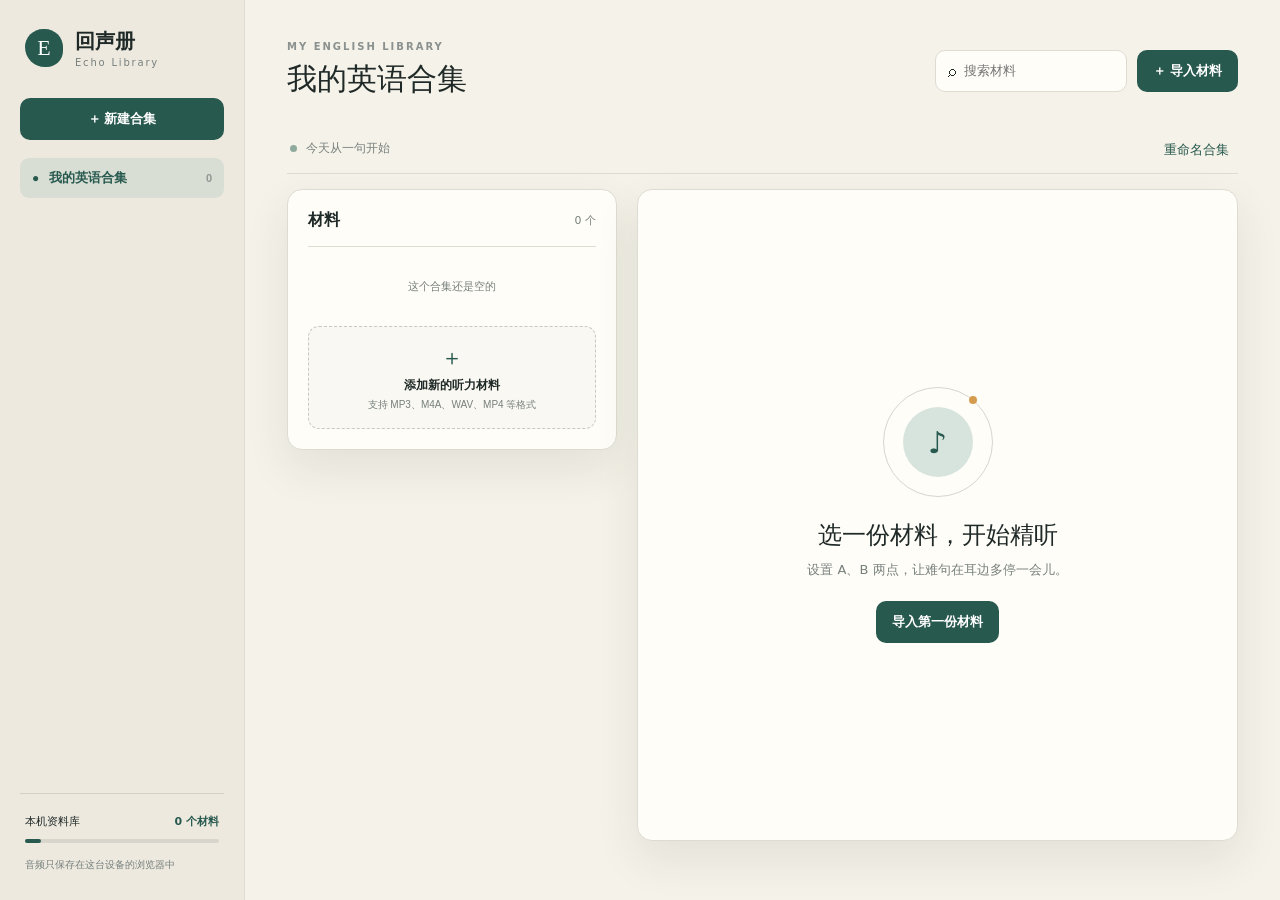
<file: projects/echo-library/index.html>
<!doctype html>
<html lang="zh-CN">
<head>
  <meta charset="utf-8">
  <meta name="viewport" content="width=device-width,initial-scale=1,viewport-fit=cover">
  <meta name="theme-color" content="#f4f0e7">
  <title>回声册 · 英语 AB 复读（单文件版）</title>
  <style>
:root{--ink:#1f2927;--muted:#77807d;--paper:#f5f2e9;--card:#fffdf8;--line:#dedbd1;--green:#27594e;--mint:#d7e4dd;--amber:#d69c4e;--red:#a34b43;--shadow:0 18px 45px rgba(47,54,49,.09)}
*{box-sizing:border-box}body{margin:0;background:var(--paper);color:var(--ink);font-family:Inter,"PingFang SC","Microsoft YaHei",system-ui,sans-serif}.shell{min-height:100vh;display:grid;grid-template-columns:245px 1fr}.sidebar{position:sticky;top:0;height:100vh;padding:28px 20px;border-right:1px solid var(--line);background:#ede9df;display:flex;flex-direction:column}.brand{display:flex;gap:12px;align-items:center;margin:0 5px 30px}.brand-mark{width:38px;height:38px;border-radius:50% 50% 45% 55%;display:grid;place-items:center;background:var(--green);color:white;font-family:Georgia,serif;font-size:22px}.brand strong,.brand small{display:block}.brand strong{font-family:Georgia,"Songti SC",serif;font-size:20px}.brand small{font-size:10px;letter-spacing:1.8px;color:var(--muted);margin-top:2px}.new-collection,.primary{border:0;border-radius:10px;background:var(--green);color:white;padding:12px 16px;font-weight:700;cursor:pointer}.new-collection{width:100%;margin-bottom:18px}.sidebar nav{display:flex;flex-direction:column;gap:5px}.collection-item{border:0;background:transparent;color:#5f6764;border-radius:9px;padding:11px 12px;text-align:left;display:flex;align-items:center;gap:10px;cursor:pointer}.collection-item:before{content:'◌';font-size:18px}.collection-item.active{background:#d9ded5;color:var(--green);font-weight:700}.collection-item.active:before{content:'●';font-size:12px}.collection-item span{margin-left:auto;font-size:11px;color:#919894}.storage-card{margin-top:auto;border-top:1px solid #d3d0c7;padding:20px 5px 0}.storage-card div:first-child{display:flex;justify-content:space-between;font-size:11px}.storage-card strong{color:var(--green)}.storage-card small{font-size:10px;color:var(--muted);line-height:1.5}.storage-bar{height:4px;background:#d8d5cc;border-radius:8px;margin:10px 0}.storage-bar i{display:block;width:8%;height:100%;background:var(--green);border-radius:8px}main{min-width:0;padding:32px 42px 50px;max-width:1500px;width:100%;margin:auto}header{display:flex;align-items:center;justify-content:space-between;gap:24px}.eyebrow{font-size:10px;letter-spacing:2px;font-weight:800;color:#8a918e;margin:0 0 7px}h1,h2,h3,p{margin-top:0}h1{font-family:Georgia,"Songti SC",serif;font-size:30px;margin-bottom:0;font-weight:500}.header-actions{display:flex;gap:10px}.search{display:flex;align-items:center;gap:8px;border:1px solid var(--line);background:var(--card);border-radius:10px;padding:0 12px}.search input{border:0;outline:0;background:transparent;width:150px;padding:11px 0}.overview{margin:27px 0 15px;padding:13px 3px;border-bottom:1px solid var(--line);display:flex;justify-content:space-between;color:var(--muted);font-size:12px}.pulse{display:inline-block;width:7px;height:7px;border-radius:50%;background:#8eaa9d;margin-right:9px}.text-button{border:0;background:transparent;color:var(--green);cursor:pointer}.workspace{display:grid;grid-template-columns:minmax(260px,330px) minmax(500px,1fr);gap:20px}.materials-panel,.player-panel{background:var(--card);border:1px solid var(--line);border-radius:15px;box-shadow:var(--shadow)}.materials-panel{padding:20px;align-self:start}.panel-head{display:flex;justify-content:space-between;align-items:center;padding-bottom:15px;border-bottom:1px solid var(--line)}.panel-head h2{font-size:16px;margin:0}.panel-head span{font-size:11px;color:var(--muted)}.material-list{display:flex;flex-direction:column;gap:7px;margin-top:10px}.material{border:0;background:transparent;border-radius:11px;padding:11px;text-align:left;display:grid;grid-template-columns:43px 1fr;gap:11px;cursor:pointer;color:var(--ink)}.material:hover{background:#f4f2ea}.material.active{background:#e3e9e3}.material-icon{width:43px;height:43px;border-radius:9px;background:#dce4df;color:var(--green);display:grid;place-items:center;font-family:Georgia,serif}.material strong,.material small{display:block;overflow:hidden;text-overflow:ellipsis;white-space:nowrap}.material strong{font-size:13px;margin:3px 0 5px}.material small{font-size:10px;color:var(--muted)}.drop-card{width:100%;border:1px dashed #c7c8c0;background:#faf8f2;border-radius:11px;padding:16px 10px;color:var(--muted);cursor:pointer;margin-top:10px}.drop-card.drag{background:#e6eee9;border-color:var(--green)}.drop-card span,.drop-card strong,.drop-card small{display:block}.drop-card span{font-size:22px;color:var(--green)}.drop-card strong{font-size:12px;color:var(--ink);margin:4px}.drop-card small{font-size:10px}.player-panel{min-height:650px;overflow:hidden}.empty-player{min-height:650px;display:flex;flex-direction:column;align-items:center;justify-content:center;text-align:center;padding:40px}.empty-orbit{width:110px;height:110px;border:1px solid #d5d6ce;border-radius:50%;display:grid;place-items:center;position:relative;margin-bottom:22px}.empty-orbit:after{content:'';position:absolute;width:8px;height:8px;border-radius:50%;background:var(--amber);top:8px;right:15px}.empty-orbit span{width:70px;height:70px;border-radius:50%;background:var(--mint);color:var(--green);display:grid;place-items:center;font-size:30px}.empty-player h2{font-family:Georgia,"Songti SC",serif;font-weight:500;margin-bottom:10px}.empty-player p{font-size:13px;color:var(--muted);margin-bottom:22px}.hidden{display:none!important}.player-content{padding:28px 32px}.now-playing{display:grid;grid-template-columns:72px 1fr auto;gap:18px;align-items:center}.cover{width:72px;height:72px;border-radius:11px;background:linear-gradient(145deg,#315f55,#163a32);display:grid;place-items:center;color:#f1e8cf;font:22px Georgia;position:relative;overflow:hidden}.cover i{position:absolute;width:100px;height:20px;border:1px solid rgba(255,255,255,.16);transform:rotate(-35deg)}.track-meta p,.notes-head p{font-size:9px;letter-spacing:1.7px;color:var(--amber);font-weight:800;margin-bottom:6px}.track-meta h2{font:500 22px Georgia,"Songti SC",serif;margin-bottom:5px}.track-meta span{font-size:11px;color:var(--muted)}.icon-button{border:0;background:transparent;font-size:18px;cursor:pointer;color:var(--muted)}video{display:none}.timeline-block{margin-top:32px}.timeline{height:24px;position:relative;cursor:pointer}.timeline-base,.played,.ab-range{position:absolute;left:0;right:0;top:10px;height:4px;border-radius:4px;background:#deddd6}.played{right:auto;width:0;background:var(--green)}.ab-range{display:none;background:#e7b96e;opacity:.55}.marker{display:none;position:absolute;top:2px;transform:translateX(-50%);width:20px;height:20px;border-radius:50%;border:2px solid var(--card);background:var(--amber);color:white;font-size:8px;font-weight:bold;z-index:3;cursor:grab;box-shadow:0 2px 5px #bbb}.time-row{display:flex;justify-content:space-between;font-size:10px;color:var(--muted);font-variant-numeric:tabular-nums}.main-controls{display:flex;justify-content:center;align-items:center;gap:22px;margin:12px 0 23px}.round{border-radius:50%;border:0;cursor:pointer}.round.play{width:58px;height:58px;background:var(--green);color:white;font-size:19px}.round.secondary{width:38px;height:38px;background:transparent;color:var(--ink);font-size:18px}.round small{font-size:8px}.ab-controls{display:grid;grid-template-columns:1fr auto 1fr;border:1px solid var(--line);border-radius:12px;overflow:hidden}.ab-controls>button{border:0;background:#f8f6ef;padding:13px;display:flex;align-items:center;gap:10px;cursor:pointer;text-align:left}.ab-controls>button>span{width:28px;height:28px;border:1px solid var(--amber);color:#a26c28;border-radius:50%;display:grid;place-items:center;font-weight:800}.ab-controls strong,.ab-controls small{display:block}.ab-controls strong{font-size:11px}.ab-controls small{font-size:9px;color:var(--muted);margin-top:3px}.loop-status{min-width:150px;padding:10px 14px;display:flex;align-items:center;justify-content:center;gap:6px;background:#e8eee9;color:var(--green)}.loop-status strong{font-size:10px}.loop-status button{border:0;background:transparent;color:var(--red);font-size:9px;cursor:pointer}.fine-controls{display:flex;gap:7px;align-items:center;margin-top:11px}.fine-controls span{flex:1}.fine-controls button,.fine-controls select{border:1px solid var(--line);background:#faf8f2;border-radius:7px;padding:6px 8px;color:var(--muted);font-size:9px}.fine-controls label{font-size:10px;color:var(--muted)}.notes{border-top:1px solid var(--line);margin-top:25px;padding-top:21px}.notes-head{display:flex;justify-content:space-between}.notes-head h3{font:500 17px Georgia,"Songti SC",serif}.notes-head span{font-size:9px;color:#8aa094}.notes textarea{width:100%;min-height:95px;resize:vertical;border:1px solid var(--line);border-radius:10px;background:#faf8f2;padding:13px;outline:none;font:12px/1.6 inherit}.mobile-menu{display:none}dialog{border:0;border-radius:15px;padding:0;box-shadow:0 30px 80px #0004;background:var(--card)}dialog::backdrop{background:#1b242266;backdrop-filter:blur(3px)}dialog form{width:min(380px,85vw);padding:27px;display:flex;flex-direction:column;gap:12px}dialog h2{font:500 22px Georgia,"Songti SC",serif}dialog label{font-size:11px;color:var(--muted)}dialog input{display:block;width:100%;margin-top:7px;border:1px solid var(--line);border-radius:9px;padding:11px;font:14px inherit}dialog form>div{display:flex;justify-content:flex-end;gap:8px;margin-top:8px}dialog button{border:1px solid var(--line);background:#f6f3eb;border-radius:8px;padding:10px 15px;cursor:pointer}.danger{color:var(--red)!important}.toast{position:fixed;left:50%;bottom:25px;transform:translate(-50%,20px);opacity:0;background:#1f2927;color:white;padding:10px 16px;border-radius:9px;font-size:12px;transition:.25s;pointer-events:none}.toast.show{opacity:1;transform:translate(-50%,0)}
.segments-section{border-top:1px solid var(--line);margin-top:24px;padding-top:20px}.segments-head{display:flex;justify-content:space-between;align-items:center;gap:12px}.segments-head p{font-size:9px;letter-spacing:1.7px;color:var(--amber);font-weight:800;margin-bottom:5px}.segments-head h3{font:500 17px Georgia,"Songti SC",serif;margin-bottom:0}.save-segment{border:0;border-radius:9px;background:#2d302f;color:#fff;padding:10px 13px;font-size:11px;cursor:pointer}.save-segment:disabled{opacity:.4;cursor:not-allowed}.segments-list{display:flex;flex-direction:column;gap:7px;margin-top:13px}.segment-item{display:grid;grid-template-columns:34px 1fr auto;align-items:center;gap:10px;border:1px solid var(--line);background:#faf8f2;border-radius:10px;padding:9px 10px}.segment-play{width:32px;height:32px;border-radius:50%;border:0;background:var(--mint);color:var(--green);cursor:pointer}.segment-info strong,.segment-info small{display:block}.segment-info strong{font-size:11px}.segment-info small{font-size:9px;color:var(--muted);margin-top:3px;font-variant-numeric:tabular-nums}.segment-actions{display:flex;gap:3px}.segment-actions button{border:0;background:transparent;color:var(--muted);padding:5px;cursor:pointer;font-size:10px}.segment-actions button:last-child{color:var(--red)}.segments-empty{font-size:10px;color:var(--muted);text-align:center;background:#faf8f2;border:1px dashed var(--line);border-radius:9px;padding:14px;margin:12px 0 0}
.recordings-section{border-top:1px solid var(--line);margin-top:24px;padding-top:20px}.recordings-head{display:flex;justify-content:space-between;align-items:flex-start;gap:12px}.recordings-head p{font-size:9px;letter-spacing:1.7px;color:var(--amber);font-weight:800;margin-bottom:5px}.recordings-head h3{font:500 17px Georgia,"Songti SC",serif;margin-bottom:0}.recordings-head>span{font-size:9px;color:#8aa094;margin-top:4px}.recording-controls{display:grid;grid-template-columns:auto auto 1fr;align-items:center;gap:8px;margin-top:13px}.recording-controls button{min-height:40px;border-radius:9px;padding:9px 13px;font-size:11px;font-weight:700;cursor:pointer}.recording-controls button:disabled{opacity:.42;cursor:not-allowed}.record-start{border:0;background:var(--red);color:white}.record-start i{display:inline-block;width:8px;height:8px;border-radius:50%;background:white;margin-right:7px}.record-stop{border:1px solid var(--line);background:#faf8f2;color:var(--ink)}.recording-controls time{justify-self:end;color:var(--red);font:600 13px/1 monospace;font-variant-numeric:tabular-nums}.recording-controls.is-recording .record-start{animation:recordPulse 1.2s infinite}.recording-controls.is-recording time:before{content:'●';margin-right:6px}@keyframes recordPulse{50%{opacity:.68}}.recordings-list{display:flex;flex-direction:column;gap:8px;margin-top:12px}.recording-item{display:grid;grid-template-columns:minmax(180px,1fr) auto;align-items:center;gap:10px;border:1px solid var(--line);background:#faf8f2;border-radius:10px;padding:10px}.recording-item audio{display:block;width:100%;height:36px}.recording-meta{grid-column:1/-1;display:flex;align-items:center;justify-content:space-between;gap:10px}.recording-meta div strong,.recording-meta div small{display:block}.recording-meta strong{font-size:11px}.recording-meta small{font-size:9px;color:var(--muted);margin-top:3px}.recording-actions{display:flex;gap:4px}.recording-actions button{border:0;background:transparent;color:var(--muted);padding:5px 7px;cursor:pointer;font-size:10px}.recording-actions button:last-child{color:var(--red)}.recordings-empty{font-size:10px;color:var(--muted);text-align:center;background:#faf8f2;border:1px dashed var(--line);border-radius:9px;padding:14px;margin:12px 0 0}
@media(max-width:900px){.shell{grid-template-columns:1fr}.sidebar{position:fixed;z-index:10;width:245px;transform:translateX(-100%);transition:.25s;box-shadow:20px 0 50px #0002}.sidebar.open{transform:none}.mobile-menu{display:block;border:0;background:transparent;font-size:20px}main{padding:24px 20px}.workspace{grid-template-columns:1fr}.materials-panel{order:2}.player-panel{min-height:580px}.empty-player{min-height:580px}}
@media(max-width:620px){header{align-items:flex-start}.header-actions{position:absolute;top:92px;left:20px;right:20px}.search{flex:1}.search input{width:100%}.overview{margin-top:74px}.player-content{padding:22px 16px}.ab-controls{grid-template-columns:1fr 1fr}.loop-status{grid-column:1/-1;grid-row:2}.fine-controls{flex-wrap:wrap}.fine-controls span{display:none}.now-playing{grid-template-columns:58px 1fr auto}.cover{width:58px;height:58px}.track-meta h2{font-size:18px}}
.sidebar-scrim{display:none}
@media(max-width:900px){body{overflow-x:hidden}.shell{display:block}.sidebar{height:100dvh;padding-top:max(28px,env(safe-area-inset-top));padding-bottom:max(24px,env(safe-area-inset-bottom));transition:transform .24s ease;will-change:transform}.sidebar.open{z-index:31}.sidebar-scrim{display:block;position:fixed;inset:0;z-index:30;border:0;background:rgba(24,31,29,.36);backdrop-filter:blur(2px);opacity:0;pointer-events:none;transition:opacity .24s}.sidebar.open+.sidebar-scrim{opacity:1;pointer-events:auto}main{padding:24px clamp(16px,4vw,32px) max(36px,env(safe-area-inset-bottom))}.mobile-menu{width:44px;height:44px;border-radius:10px;background:var(--card);border:1px solid var(--line);flex:0 0 auto}.workspace{grid-template-columns:minmax(0,1fr);gap:16px}.materials-panel{order:2}.player-panel{order:1;min-height:0}.empty-player{min-height:480px}.drop-card{min-height:86px}.material{min-height:64px}.material-list{max-height:none}.round.secondary{width:46px;height:46px}.round.play{width:64px;height:64px}.marker{width:24px;height:24px;top:0}.timeline{height:30px}.timeline-base,.played,.ab-range{top:13px}}
@media(max-width:620px){main{padding-left:12px;padding-right:12px;padding-top:14px}header{display:grid;grid-template-columns:44px minmax(0,1fr);align-items:center;gap:10px}header>div:nth-child(2){min-width:0}h1{font-size:24px;white-space:nowrap;overflow:hidden;text-overflow:ellipsis}.eyebrow{font-size:8px;margin-bottom:4px}.header-actions{position:static;grid-column:1/-1;width:100%;display:grid;grid-template-columns:minmax(0,1fr) auto;gap:8px}.search{height:46px;min-width:0}.search input{width:100%;min-width:0;font-size:16px}.header-actions>.primary{min-height:46px;padding:10px 14px}.overview{margin:10px 0 12px;padding:11px 2px}.overview>div{overflow:hidden;white-space:nowrap;text-overflow:ellipsis}.overview .text-button{white-space:nowrap}.player-panel,.materials-panel{border-radius:13px}.player-content{padding:20px 14px}.now-playing{grid-template-columns:54px minmax(0,1fr) 36px;gap:11px}.cover{width:54px;height:54px}.track-meta{min-width:0}.track-meta h2{font-size:18px;white-space:nowrap;overflow:hidden;text-overflow:ellipsis}.icon-button{width:36px;height:44px}.timeline-block{margin-top:24px}.main-controls{gap:27px;margin:13px 0 21px}.ab-controls{grid-template-columns:1fr 1fr}.ab-controls>button{padding:13px 10px;min-height:62px}.ab-controls>button>span{width:31px;height:31px;flex:0 0 auto}.loop-status{grid-column:1/-1;grid-row:2;min-height:44px}.fine-controls{display:grid;grid-template-columns:1fr 1fr;gap:7px;margin-top:9px}.fine-controls label{grid-column:1/-1;display:flex;align-items:center;justify-content:space-between}.fine-controls select{min-width:88px;min-height:38px}.fine-controls button{min-height:40px;font-size:10px}.fine-controls span{display:none}.recordings-section,.segments-section{margin-top:20px;padding-top:18px}.recordings-head>span{max-width:110px;text-align:right;line-height:1.4}.recording-controls{grid-template-columns:1fr 1fr}.recording-controls button{min-height:46px;padding:9px 8px}.recording-controls time{grid-column:1/-1;justify-self:center;margin-top:2px}.recording-item{grid-template-columns:1fr;padding:10px}.recording-item audio{height:42px}.recording-meta{align-items:flex-start}.recording-actions button{min-height:34px}.segments-head{align-items:flex-end}.save-segment{min-height:42px;max-width:158px;line-height:1.3}.segment-item{grid-template-columns:40px minmax(0,1fr);padding:10px}.segment-play{width:38px;height:38px}.segment-info{min-width:0}.segment-info strong{white-space:nowrap;overflow:hidden;text-overflow:ellipsis}.segment-actions{grid-column:2;justify-content:flex-end}.segment-actions button{min-height:34px;padding:6px 9px}.notes{margin-top:20px}.notes textarea{font-size:16px;min-height:120px}.materials-panel{padding:16px}.collection-item,.new-collection{min-height:46px}dialog{max-width:calc(100vw - 24px)}dialog form{width:min(380px,calc(100vw - 24px));padding:23px}dialog input{font-size:16px;min-height:46px}.toast{bottom:max(18px,env(safe-area-inset-bottom));width:max-content;max-width:calc(100vw - 24px);text-align:center}}
.fine-controls{display:grid;grid-template-columns:repeat(4,minmax(0,1fr));gap:7px;align-items:center;margin-top:11px}.fine-controls button,.fine-controls select{border:1px solid var(--line);background:#faf8f2;border-radius:7px;padding:7px 6px;color:var(--muted);font-size:9px}.fine-controls label{grid-column:1/-1;display:flex;align-items:center;justify-content:space-between;font-size:10px;color:var(--muted)}.fine-controls select{min-width:88px}
@media(max-width:620px){.fine-controls{grid-template-columns:repeat(4,minmax(0,1fr));margin-top:9px}.fine-controls button{min-height:40px;font-size:10px;padding:6px 2px}}
.recording-controls{grid-template-columns:auto auto auto 1fr}.record-import{border:1px solid var(--green)!important;background:#eef3ef!important;color:var(--green)!important}.recording-help{margin:10px 0 0;padding:10px 12px;border-radius:9px;background:#fff3df;color:#76562d;font-size:10px;line-height:1.6}.recording-help strong{display:block;margin-bottom:2px}.recording-unavailable .record-stop{display:none}.recording-unavailable .record-start{background:var(--green)}
@media(max-width:620px){.recording-controls{grid-template-columns:1fr 1fr}.record-import{grid-column:1/-1}.recording-controls time{grid-column:1/-1}.recording-unavailable .record-start{grid-column:1/-1}.recording-help{font-size:11px}}
@media(max-width:360px){.fine-controls button{font-size:9px}.recording-controls{grid-template-columns:1fr}.recording-controls button,.record-import,.recording-controls time{grid-column:1}.recordings-head{display:block}.recordings-head>span{display:block;max-width:none;text-align:left;margin-top:8px}}

  </style>
</head>
<body>
  <div class="shell">
    <aside class="sidebar">
      <div class="brand"><span class="brand-mark">E</span><div><strong>回声册</strong><small>Echo Library</small></div></div>
      <button class="new-collection" id="newCollection">＋ 新建合集</button>
      <nav id="collectionList" aria-label="学习合集"></nav>
      <div class="storage-card">
        <div><span>本机资料库</span><strong id="storageCount">0 个材料</strong></div>
        <div class="storage-bar"><i id="storageFill"></i></div>
        <small>音频只保存在这台设备的浏览器中</small>
      </div>
    </aside>
    <button class="sidebar-scrim" id="sidebarScrim" aria-label="关闭合集菜单"></button>

    <main>
      <header>
        <button class="mobile-menu" id="mobileMenu">☰</button>
        <div><p class="eyebrow">MY ENGLISH LIBRARY</p><h1 id="collectionTitle">我的英语合集</h1></div>
        <div class="header-actions">
          <label class="search"><span>⌕</span><input id="searchInput" placeholder="搜索材料"></label>
          <button class="primary" id="importBtn">＋ 导入材料</button>
          <input type="file" id="fileInput" accept="audio/*,video/*" multiple hidden>
        </div>
      </header>

      <section class="overview">
        <div><span class="pulse"></span><span id="librarySummary">今天从一句开始</span></div>
        <button class="text-button" id="renameCollection">重命名合集</button>
      </section>

      <section class="workspace">
        <div class="materials-panel">
          <div class="panel-head"><h2>材料</h2><span id="materialCount">0 个</span></div>
          <div id="materialList" class="material-list"></div>
          <button class="drop-card" id="dropCard"><span>＋</span><strong>添加新的听力材料</strong><small>支持 MP3、M4A、WAV、MP4 等格式</small></button>
        </div>

        <div class="player-panel" id="playerPanel">
          <div class="empty-player" id="emptyPlayer">
            <div class="empty-orbit"><span>♪</span></div>
            <h2>选一份材料，开始精听</h2>
            <p>设置 A、B 两点，让难句在耳边多停一会儿。</p>
            <button class="primary" id="emptyImport">导入第一份材料</button>
          </div>

          <div class="player-content hidden" id="playerContent">
            <div class="now-playing">
              <div class="cover"><span id="coverLetters">EN</span><i></i></div>
              <div class="track-meta"><p>NOW PRACTICING</p><h2 id="trackTitle">—</h2><span id="trackCollection">—</span></div>
              <button class="icon-button" id="moreBtn" title="重命名或删除">•••</button>
            </div>

            <video id="audio" playsinline></video>
            <div class="timeline-block">
              <div class="timeline" id="timeline" role="slider" aria-label="播放进度" tabindex="0">
                <div class="timeline-base"></div><div class="ab-range" id="abRange"></div><div class="played" id="played"></div>
                <button class="marker a" id="markerA" aria-label="A 点">A</button><button class="marker b" id="markerB" aria-label="B 点">B</button>
              </div>
              <div class="time-row"><span id="currentTime">00:00</span><span id="duration">00:00</span></div>
            </div>

            <div class="main-controls">
              <button class="round secondary" id="backBtn" title="后退 5 秒">↶<small>5</small></button>
              <button class="round play" id="playBtn" aria-label="播放">▶</button>
              <button class="round secondary" id="forwardBtn" title="前进 5 秒">↷<small>5</small></button>
            </div>

            <div class="ab-controls">
              <button id="setA"><span>A</span><div><strong>设置起点</strong><small id="aTime">尚未设置</small></div></button>
              <div class="loop-status"><span id="loopIcon">∞</span><strong id="loopText">AB 循环待设置</strong><button id="clearLoop">清除</button></div>
              <button id="setB"><span>B</span><div><strong>设置终点</strong><small id="bTime">尚未设置</small></div></button>
            </div>

            <div class="fine-controls">
              <label>速度 <select id="speed"><option value="0.1">0.1x</option><option value="0.2">0.2x</option><option value="0.3">0.3x</option><option value="0.4">0.4x</option><option value="0.5">0.5x</option><option value="0.6">0.6x</option><option value="0.7">0.7x</option><option value="0.8">0.8x</option><option value="0.9">0.9x</option><option value="1.0" selected>1.0x</option><option value="1.1">1.1x</option><option value="1.2">1.2x</option><option value="1.3">1.3x</option><option value="1.4">1.4x</option><option value="1.5">1.5x</option><option value="1.6">1.6x</option><option value="1.7">1.7x</option><option value="1.8">1.8x</option><option value="1.9">1.9x</option><option value="2.0">2.0x</option><option value="2.1">2.1x</option><option value="2.2">2.2x</option><option value="2.3">2.3x</option><option value="2.4">2.4x</option><option value="2.5">2.5x</option><option value="2.6">2.6x</option><option value="2.7">2.7x</option><option value="2.8">2.8x</option><option value="2.9">2.9x</option><option value="3.0">3.0x</option></select></label>
              <button data-nudge="a:-0.5">A −0.5s</button><button data-nudge="a:-0.1">A −0.1s</button><button data-nudge="a:0.1">A +0.1s</button><button data-nudge="a:0.5">A +0.5s</button>
              <button data-nudge="b:-0.5">B −0.5s</button><button data-nudge="b:-0.1">B −0.1s</button><button data-nudge="b:0.1">B +0.1s</button><button data-nudge="b:0.5">B +0.5s</button>
            </div>

            <section class="recordings-section">
              <div class="recordings-head">
                <div><p>SPEAKING PRACTICE</p><h3>跟读录音</h3></div>
                <span id="recordStatus">录音只保存在本机</span>
              </div>
              <div class="recording-controls">
                <button class="record-start" id="startRecording"><i></i><span>开始录音</span></button>
                <button class="record-stop" id="stopRecording" disabled>■ 停止并保存</button>
                <button class="record-import" id="importRecording">从手机录音 / 选择音频</button>
                <time id="recordingTime">00:00</time>
              </div>
              <input type="file" id="nativeRecordingInput" accept="audio/*" capture="user" hidden>
              <input type="file" id="recordingFileInput" accept="audio/*,.m4a,.mp3,.wav,.aac,.ogg,.webm" hidden>
              <p class="recording-help hidden" id="recordingHelp"></p>
              <div class="recordings-list" id="recordingsList"></div>
              <p class="recordings-empty" id="recordingsEmpty">录下自己的跟读，保存后可以反复回听。</p>
            </section>

            <section class="segments-section">
              <div class="segments-head">
                <div><p>SAVED SEGMENTS</p><h3>分段存储</h3></div>
                <button class="save-segment" id="saveSegment">＋ 保存当前 A—B 片段</button>
              </div>
              <div class="segments-list" id="segmentsList"></div>
              <p class="segments-empty" id="segmentsEmpty">设置 A、B 点后保存，难句就会一直留在这里。</p>
            </section>

            <section class="notes">
              <div class="notes-head"><div><p>STUDY NOTES</p><h3>学习笔记</h3></div><span id="saveStatus">自动保存</span></div>
              <textarea id="notesInput" placeholder="记下生词、连读或这句话的意思……"></textarea>
            </section>
          </div>
        </div>
      </section>
    </main>
  </div>

  <dialog id="nameDialog"><form method="dialog"><p class="eyebrow" id="dialogEyebrow">NEW COLLECTION</p><h2 id="dialogTitle">新建合集</h2><label>名称<input id="nameInput" maxlength="40" autocomplete="off"></label><div><button value="cancel">取消</button><button class="primary" id="confirmName" value="default">保存</button></div></form></dialog>
  <dialog id="trackDialog"><form method="dialog"><p class="eyebrow">MATERIAL OPTIONS</p><h2 id="trackDialogTitle">管理材料</h2><button id="renameTrack" value="cancel">重命名</button><button class="danger" id="deleteTrack" value="cancel">删除这份材料</button><button value="cancel">返回</button></form></dialog>
  <div class="toast" id="toast"></div>
  <script>
(()=>{
'use strict';
const $=s=>document.querySelector(s), $$=s=>[...document.querySelectorAll(s)];
const DB='echo-library-v1', STORE='data'; let db, state={collections:[],tracks:[],activeCollection:null,activeTrack:null}; let currentUrl=null, saveTimer, mediaRecorder=null, recordingStream=null, recordingChunks=[], recordingStartedAt=0, recordingTimer=null, recordingTrackId=null, recorderStopPromise=null, recordingUrls=[];
function uid(){return crypto.randomUUID?crypto.randomUUID():Date.now()+'-'+Math.random().toString(16).slice(2)}
function openDB(){return new Promise((res,rej)=>{const q=indexedDB.open(DB,1);q.onupgradeneeded=()=>q.result.createObjectStore(STORE);q.onsuccess=()=>res(q.result);q.onerror=()=>rej(q.error)})}
function get(key){return new Promise((res,rej)=>{const q=db.transaction(STORE).objectStore(STORE).get(key);q.onsuccess=()=>res(q.result);q.onerror=()=>rej(q.error)})}
function put(key,val){return new Promise((res,rej)=>{const tx=db.transaction(STORE,'readwrite');tx.objectStore(STORE).put(val,key);tx.oncomplete=res;tx.onerror=()=>rej(tx.error)})}
function del(key){return new Promise((res,rej)=>{const tx=db.transaction(STORE,'readwrite');tx.objectStore(STORE).delete(key);tx.oncomplete=res;tx.onerror=()=>rej(tx.error)})}
const meta=()=>({collections:state.collections,tracks:state.tracks,activeCollection:state.activeCollection,activeTrack:state.activeTrack});
async function persist(){await put('meta',meta())}
function toast(t){const el=$('#toast');el.textContent=t;el.classList.add('show');clearTimeout(el._t);el._t=setTimeout(()=>el.classList.remove('show'),2200)}
function fmt(t,decimal=false){if(!isFinite(t))t=0;const m=Math.floor(t/60),s=Math.floor(t%60);return String(m).padStart(2,'0')+':'+String(s).padStart(2,'0')+(decimal?'.'+Math.floor(t%1*10):'')}
function cleanName(n){return n.replace(/\.[^.]+$/,'')}
async function init(){if(navigator.storage?.persist)navigator.storage.persist().catch(()=>{});db=await openDB();const saved=await get('meta');if(saved)Object.assign(state,saved);if(!state.collections.length){const id=uid();state.collections=[{id,name:'我的英语合集',created:Date.now()}];state.activeCollection=id;await persist()}render();if(state.activeTrack&&state.tracks.some(t=>t.id===state.activeTrack))await loadTrack(state.activeTrack);}
function filteredTracks(){const q=$('#searchInput').value.trim().toLowerCase();return state.tracks.filter(t=>t.collectionId===state.activeCollection&&(!q||t.name.toLowerCase().includes(q)))}
function render(){const active=state.collections.find(c=>c.id===state.activeCollection)||state.collections[0];if(!active){return}state.activeCollection=active.id;$('#collectionTitle').textContent=active.name;$('#collectionList').innerHTML=state.collections.map(c=>`<button class="collection-item ${c.id===active.id?'active':''}" data-id="${c.id}">${esc(c.name)}<span>${state.tracks.filter(t=>t.collectionId===c.id).length}</span></button>`).join('');const tracks=filteredTracks();$('#materialCount').textContent=tracks.length+' 个';$('#storageCount').textContent=state.tracks.length+' 个材料';$('#storageFill').style.width=Math.min(100,8+state.tracks.length*5)+'%';$('#librarySummary').textContent=state.tracks.length?`资料库里有 ${state.tracks.length} 份材料 · 继续上次的练习吧`:'今天从一句开始';$('#materialList').innerHTML=tracks.length?tracks.map(t=>`<button class="material ${t.id===state.activeTrack?'active':''}" data-id="${t.id}"><span class="material-icon">${letters(t.name)}</span><span><strong>${esc(t.name)}</strong><small>${t.duration?fmt(t.duration):'等待首次播放'} · ${t.progress?'已学习 '+fmt(t.progress):'未开始'}</small></span></button>`).join(''):'<div style="padding:22px 8px;text-align:center;color:var(--muted);font-size:11px">这个合集还是空的</div>';$$('.collection-item').forEach(b=>b.onclick=()=>switchCollection(b.dataset.id));$$('.material').forEach(b=>b.onclick=()=>loadTrack(b.dataset.id))}
function esc(s){const d=document.createElement('div');d.textContent=s;return d.innerHTML}function letters(n){return cleanName(n).replace(/[^a-zA-Z]/g,'').slice(0,2).toUpperCase()||'EN'}
function closeSidebar(){$('.sidebar').classList.remove('open')}
async function switchCollection(id){await stopRecording();state.activeCollection=id;state.activeTrack=null;stopTrack();clearRecordingUrls();await persist();render();$('#emptyPlayer').classList.remove('hidden');$('#playerContent').classList.add('hidden');closeSidebar()}
function askName(title,eyebrow,value=''){return new Promise(res=>{const d=$('#nameDialog'),input=$('#nameInput');$('#dialogTitle').textContent=title;$('#dialogEyebrow').textContent=eyebrow;input.value=value;d.showModal();setTimeout(()=>{input.focus();input.select()},40);d.onclose=()=>res(d.returnValue==='default'&&input.value.trim()?input.value.trim():null)})}
async function createCollection(){const name=await askName('新建合集','NEW COLLECTION');if(!name)return;await stopRecording();const id=uid();state.collections.push({id,name,created:Date.now()});state.activeCollection=id;state.activeTrack=null;await persist();stopTrack();clearRecordingUrls();render();toast('合集已创建')}
async function renameCollection(){const c=state.collections.find(c=>c.id===state.activeCollection);const name=await askName('重命名合集','EDIT COLLECTION',c.name);if(name){c.name=name;await persist();render();toast('名称已保存')}}
async function importFiles(files){if(!files.length)return;toast('正在保存材料…');for(const file of files){const id=uid(),track={id,collectionId:state.activeCollection,name:cleanName(file.name),type:file.type,size:file.size,added:Date.now(),progress:0,duration:0,a:null,b:null,notes:'',segments:[],recordings:[],speed:1};await put('blob:'+id,file);state.tracks.unshift(track)}await persist();render();await loadTrack(state.tracks.find(t=>t.collectionId===state.activeCollection).id);toast(files.length+' 份材料已加入合集')}
function stopTrack(){const a=$('#audio');a.pause();a.removeAttribute('src');if(currentUrl)URL.revokeObjectURL(currentUrl);currentUrl=null}
async function loadTrack(id){const t=state.tracks.find(x=>x.id===id);if(!t)return;await stopRecording();stopTrack();const blob=await get('blob:'+id);if(!blob){toast('找不到音频文件');return}state.activeTrack=id;if(!Array.isArray(t.segments))t.segments=[];if(!Array.isArray(t.recordings))t.recordings=[];if(!Number.isFinite(t.speed)||t.speed<0.1||t.speed>3)t.speed=1;const a=$('#audio'),speed=$('#speed');speed.value=t.speed.toFixed(1);currentUrl=URL.createObjectURL(blob);a.src=currentUrl;a.playbackRate=t.speed;$('#emptyPlayer').classList.add('hidden');$('#playerContent').classList.remove('hidden');$('#trackTitle').textContent=t.name;$('#trackCollection').textContent=state.collections.find(c=>c.id===t.collectionId)?.name||'';$('#coverLetters').textContent=letters(t.name);$('#notesInput').value=t.notes||'';syncLoopUI(t);renderSegments();await renderRecordings();render();await persist();a.onloadedmetadata=async()=>{t.duration=a.duration;if(t.progress&&t.progress<a.duration-2)a.currentTime=t.progress;$('#duration').textContent=fmt(a.duration);syncLoopUI(t);await persist();render()};}
const active=()=>state.tracks.find(t=>t.id===state.activeTrack);
function syncLoopUI(t){$('#aTime').textContent=t.a==null?'尚未设置':fmt(t.a,true);$('#bTime').textContent=t.b==null?'尚未设置':fmt(t.b,true);const ok=t.a!=null&&t.b!=null&&t.b>t.a;$('#loopText').textContent=ok?'循环 '+fmt(t.a,true)+' — '+fmt(t.b,true):'AB 循环待设置';$('#loopIcon').textContent=ok?'↻':'∞';['a','b'].forEach(x=>{const v=t[x],m=$('#marker'+x.toUpperCase());m.style.display=v==null?'none':'block';if(v!=null&&$('#audio').duration)m.style.left=v/$('#audio').duration*100+'%'});const r=$('#abRange');if(ok&&$('#audio').duration){r.style.display='block';r.style.left=t.a/$('#audio').duration*100+'%';r.style.right=(1-t.b/$('#audio').duration)*100+'%'}else r.style.display='none'}
function renderSegments(){const t=active(),items=t&&Array.isArray(t.segments)?t.segments:[];$('#segmentsEmpty').classList.toggle('hidden',items.length>0);$('#saveSegment').disabled=!(t&&t.a!=null&&t.b!=null&&t.b>t.a);$('#segmentsList').innerHTML=items.map(s=>`<div class="segment-item"><button class="segment-play" data-play-segment="${s.id}" title="循环播放">▶</button><div class="segment-info"><strong>${esc(s.name)}</strong><small>${fmt(s.a,true)} — ${fmt(s.b,true)} · ${fmt(s.b-s.a,true)}</small></div><div class="segment-actions"><button data-rename-segment="${s.id}">改名</button><button data-delete-segment="${s.id}">删除</button></div></div>`).join('');$$('[data-play-segment]').forEach(b=>b.onclick=()=>playSegment(b.dataset.playSegment));$$('[data-rename-segment]').forEach(b=>b.onclick=()=>renameSegment(b.dataset.renameSegment));$$('[data-delete-segment]').forEach(b=>b.onclick=()=>deleteSegment(b.dataset.deleteSegment))}
function clearRecordingUrls(){recordingUrls.forEach(url=>URL.revokeObjectURL(url));recordingUrls=[]}
async function renderRecordings(){const t=active(),items=t&&Array.isArray(t.recordings)?t.recordings:[];clearRecordingUrls();$('#recordingsEmpty').classList.toggle('hidden',items.length>0);$('#recordingsList').innerHTML=items.map(r=>`<div class="recording-item"><audio id="recording-audio-${r.id}" controls preload="metadata"></audio><div class="recording-meta"><div><strong>${esc(r.name)}</strong><small>${fmt(r.duration||0)} · ${new Date(r.created).toLocaleString('zh-CN')}</small></div><div class="recording-actions"><button data-rename-recording="${r.id}">改名</button><button data-delete-recording="${r.id}">删除</button></div></div></div>`).join('');$$('[data-rename-recording]').forEach(b=>b.onclick=()=>renameRecording(b.dataset.renameRecording));$$('[data-delete-recording]').forEach(b=>b.onclick=()=>deleteRecording(b.dataset.deleteRecording));const trackId=t?.id;for(const r of items){const blob=await get('recording:'+r.id);if(!blob||active()?.id!==trackId)return;const el=document.getElementById('recording-audio-'+r.id);if(!el)continue;const url=URL.createObjectURL(blob);recordingUrls.push(url);el.src=url;el.onplay=()=>$('#audio').pause()}}
function directRecordingSupported(){return !!(window.isSecureContext&&navigator.mediaDevices?.getUserMedia&&window.MediaRecorder)}
function configureRecordingMode(){const direct=directRecordingSupported(),section=$('.recordings-section'),help=$('#recordingHelp');section.classList.toggle('recording-unavailable',!direct);$('#startRecording span').textContent=direct?'开始录音':'调用手机录音';$('#recordStatus').textContent=direct?'录音只保存在本机':'兼容录音模式';help.classList.toggle('hidden',direct);if(!direct)help.innerHTML='<strong>当前打开方式不能直接读取麦克风</strong>点击“调用手机录音”；如果手机没有弹出录音机，请先用系统录音机录好，再点“从手机录音 / 选择音频”。通过 HTTPS 网站打开后可直接录音。'}
function showRecordingHelp(message){const help=$('#recordingHelp');help.innerHTML='<strong>麦克风暂时不可用</strong>'+message;help.classList.remove('hidden')}
function setRecordingUI(mode){const isRecording=mode==='recording',isSaving=mode==='saving';$('#startRecording').disabled=isRecording||isSaving;$('#stopRecording').disabled=!isRecording;$('.recording-controls').classList.toggle('is-recording',isRecording);$('#recordStatus').textContent=isRecording?'正在录音…':isSaving?'正在保存…':directRecordingSupported()?'录音只保存在本机':'兼容录音模式';if(!isRecording&&mode!=='saving')$('#recordingTime').textContent='00:00'}
function updateRecordingTime(){const elapsed=(Date.now()-recordingStartedAt)/1000;$('#recordingTime').textContent=fmt(elapsed)}
function preferredRecordingType(){return['audio/webm;codecs=opus','audio/mp4','audio/webm'].find(type=>MediaRecorder.isTypeSupported?.(type))||''}
function getAudioDuration(blob){return new Promise(resolve=>{const audio=document.createElement('audio'),url=URL.createObjectURL(blob),done=value=>{URL.revokeObjectURL(url);resolve(Number.isFinite(value)?value:0)};const timer=setTimeout(()=>done(0),4000);audio.preload='metadata';audio.onloadedmetadata=()=>{clearTimeout(timer);done(audio.duration)};audio.onerror=()=>{clearTimeout(timer);done(0)};audio.src=url})}
async function importRecordingFile(file){const track=active();if(!track||!file)return;setRecordingUI('saving');try{const duration=await getAudioDuration(file),id=uid();if(!Array.isArray(track.recordings))track.recordings=[];const fallback='手机录音 '+(track.recordings.length+1),name=cleanName(file.name||'')||fallback,item={id,name,created:Date.now(),duration,mime:file.type||'audio/*',size:file.size,source:'phone'};await put('recording:'+id,file);track.recordings.unshift(item);await persist();if(active()?.id===track.id)await renderRecordings();toast('手机录音已保存，可以立即回听')}catch(err){console.error(err);toast('录音导入失败，请换一种音频格式')}finally{setRecordingUI('idle')}}
async function startRecording(){const t=active();if(!t)return;if(!directRecordingSupported()){$('#nativeRecordingInput').click();toast('请在手机录音界面完成录音后返回');return}try{recordingStream=await navigator.mediaDevices.getUserMedia({audio:{echoCancellation:true,noiseSuppression:true,autoGainControl:true}});recordingChunks=[];recordingTrackId=t.id;recordingStartedAt=Date.now();const mimeType=preferredRecordingType();mediaRecorder=new MediaRecorder(recordingStream,mimeType?{mimeType}:undefined);let resolveStop;recorderStopPromise=new Promise(res=>resolveStop=res);mediaRecorder.ondataavailable=e=>{if(e.data?.size)recordingChunks.push(e.data)};mediaRecorder.onerror=()=>toast('录音发生错误，请重新尝试');mediaRecorder.onstop=async()=>{clearInterval(recordingTimer);recordingTimer=null;recordingStream?.getTracks().forEach(track=>track.stop());recordingStream=null;setRecordingUI('saving');try{const duration=(Date.now()-recordingStartedAt)/1000,blob=new Blob(recordingChunks,{type:mediaRecorder?.mimeType||mimeType||'audio/webm'}),track=state.tracks.find(x=>x.id===recordingTrackId);if(track&&blob.size){if(!Array.isArray(track.recordings))track.recordings=[];const id=uid(),item={id,name:'跟读录音 '+(track.recordings.length+1),created:Date.now(),duration,mime:blob.type,size:blob.size};await put('recording:'+id,blob);track.recordings.unshift(item);await persist();if(active()?.id===track.id)await renderRecordings();toast('录音已保存，可以立即回听')}else toast('没有录到声音，请重新尝试')}catch(err){console.error(err);toast('录音保存失败，请检查浏览器存储空间')}finally{mediaRecorder=null;recordingChunks=[];recordingTrackId=null;setRecordingUI('idle');resolveStop()}};mediaRecorder.start(250);recordingTimer=setInterval(updateRecordingTime,250);updateRecordingTime();setRecordingUI('recording')}catch(err){console.error(err);recordingStream?.getTracks().forEach(track=>track.stop());recordingStream=null;mediaRecorder=null;setRecordingUI('idle');if(err?.name==='NotAllowedError'){toast('麦克风权限未开启，也可以导入手机录音');showRecordingHelp('请在浏览器网站权限中开启麦克风，或点击“从手机录音 / 选择音频”。')}else if(!window.isSecureContext){toast('当前打开方式不支持直接录音');configureRecordingMode()}else{toast('无法启动麦克风，也可以导入手机录音');showRecordingHelp('请检查系统麦克风权限，或改用下方的手机录音导入。')}}}
async function stopRecording(){if(mediaRecorder&&mediaRecorder.state!=='inactive')mediaRecorder.stop();if(recorderStopPromise){await recorderStopPromise;recorderStopPromise=null}}
async function renameRecording(id){const t=active(),r=t?.recordings?.find(x=>x.id===id);if(!r)return;const name=await askName('重命名录音','EDIT RECORDING',r.name);if(!name)return;r.name=name;await persist();await renderRecordings();toast('录音名称已保存')}
async function deleteRecording(id){const t=active(),r=t?.recordings?.find(x=>x.id===id);if(!r||!confirm(`确定删除“${r.name}”吗？`))return;await del('recording:'+id);t.recordings=t.recordings.filter(x=>x.id!==id);await persist();await renderRecordings();toast('录音已删除')}
async function saveSegment(){const t=active();if(!t||t.a==null||t.b==null||t.b<=t.a){toast('请先设置 A、B 点');return}if(!Array.isArray(t.segments))t.segments=[];const name=await askName('保存当前片段','SAVE A—B SEGMENT','片段 '+(t.segments.length+1));if(!name)return;t.segments.push({id:uid(),name,a:t.a,b:t.b,created:Date.now()});await persist();renderSegments();toast('片段已保存')}
async function playSegment(id){const t=active(),s=t?.segments?.find(x=>x.id===id);if(!s)return;t.a=s.a;t.b=s.b;a.currentTime=s.a;syncLoopUI(t);await persist();a.play().catch(()=>toast('请再次点击播放'))}
async function renameSegment(id){const t=active(),s=t?.segments?.find(x=>x.id===id);if(!s)return;const name=await askName('重命名片段','EDIT SEGMENT',s.name);if(!name)return;s.name=name;await persist();renderSegments();toast('片段名称已保存')}
async function deleteSegment(id){const t=active(),s=t?.segments?.find(x=>x.id===id);if(!s||!confirm(`确定删除“${s.name}”吗？`))return;t.segments=t.segments.filter(x=>x.id!==id);await persist();renderSegments();toast('片段已删除')}
async function setPoint(which){const t=active(),a=$('#audio');if(!t||!isFinite(a.duration))return;t[which]=a.currentTime;if(which==='a'&&t.b!=null&&t.a>=t.b)t.b=null;if(which==='b'&&t.a!=null&&t.b<=t.a)t.a=null;syncLoopUI(t);renderSegments();await persist()}
async function clearLoop(){const t=active();if(!t)return;t.a=t.b=null;syncLoopUI(t);renderSegments();await persist()}
async function manageTrack(){const t=active();if(!t)return;$('#trackDialogTitle').textContent=t.name;$('#trackDialog').showModal()}
async function renameTrack(){const t=active();const name=await askName('重命名材料','EDIT MATERIAL',t.name);if(name){t.name=name;await persist();$('#trackTitle').textContent=name;$('#coverLetters').textContent=letters(name);render();toast('材料已重命名')}}
async function deleteTrack(){const t=active();if(!t||!confirm(`确定删除“${t.name}”吗？音频、录音和学习记录会一起删除。`))return;await stopRecording();stopTrack();await del('blob:'+t.id);for(const r of t.recordings||[])await del('recording:'+r.id);clearRecordingUrls();state.tracks=state.tracks.filter(x=>x.id!==t.id);state.activeTrack=null;await persist();$('#playerContent').classList.add('hidden');$('#emptyPlayer').classList.remove('hidden');render();toast('材料已删除')}
const a=$('#audio');a.ontimeupdate=()=>{const t=active();if(!t)return;const p=a.duration?a.currentTime/a.duration*100:0;$('#played').style.width=p+'%';$('#currentTime').textContent=fmt(a.currentTime);if(t.a!=null&&t.b!=null&&a.currentTime>=t.b){a.currentTime=t.a;a.play().catch(()=>{})}t.progress=a.currentTime;syncLoopUI(t);clearTimeout(saveTimer);saveTimer=setTimeout(persist,500)};a.onplay=()=>$('#playBtn').textContent='Ⅱ';a.onpause=()=>$('#playBtn').textContent='▶';a.onended=()=>$('#playBtn').textContent='▶';
$('#playBtn').onclick=()=>a.paused?a.play().catch(()=>toast('请再次点击播放')):a.pause();$('#backBtn').onclick=()=>a.currentTime=Math.max(0,a.currentTime-5);$('#forwardBtn').onclick=()=>a.currentTime=Math.min(a.duration||0,a.currentTime+5);$('#setA').onclick=()=>setPoint('a');$('#setB').onclick=()=>setPoint('b');$('#clearLoop').onclick=clearLoop;$('#speed').onchange=async e=>{const speed=parseFloat(e.target.value),t=active();a.playbackRate=speed;if(t){t.speed=speed;await persist()}};$('#timeline').onclick=e=>{if(!a.duration||e.target.classList.contains('marker'))return;const r=e.currentTarget.getBoundingClientRect();a.currentTime=Math.max(0,Math.min(a.duration,(e.clientX-r.left)/r.width*a.duration))};
$$('[data-nudge]').forEach(b=>b.onclick=async()=>{const t=active();if(!t)return;const [k,d]=b.dataset.nudge.split(':');if(t[k]==null)return;t[k]=Math.max(0,Math.min(a.duration,t[k]+Number(d)));if(t.a!=null&&t.b!=null&&t.a>=t.b){if(k==='a')t.a=t.b-.05;else t.b=t.a+.05}syncLoopUI(t);await persist()});
function dragMarker(el,key){el.onpointerdown=e=>{e.stopPropagation();el.setPointerCapture(e.pointerId);el.onpointermove=ev=>{const t=active(),r=$('#timeline').getBoundingClientRect();let v=Math.max(0,Math.min(a.duration,(ev.clientX-r.left)/r.width*a.duration));if(key==='a'&&t.b!=null)v=Math.min(v,t.b-.05);if(key==='b'&&t.a!=null)v=Math.max(v,t.a+.05);t[key]=v;syncLoopUI(t)};el.onpointerup=async()=>{el.onpointermove=null;await persist()}}}dragMarker($('#markerA'),'a');dragMarker($('#markerB'),'b');
$('#notesInput').oninput=e=>{const t=active();if(!t)return;t.notes=e.target.value;$('#saveStatus').textContent='保存中…';clearTimeout(e.target._t);e.target._t=setTimeout(async()=>{await persist();$('#saveStatus').textContent='已自动保存'},500)};
$('#saveSegment').onclick=saveSegment;
$('#startRecording').onclick=startRecording;$('#stopRecording').onclick=stopRecording;$('#importRecording').onclick=()=>$('#recordingFileInput').click();$('#nativeRecordingInput').onchange=e=>{importRecordingFile(e.target.files[0]);e.target.value=''};$('#recordingFileInput').onchange=e=>{importRecordingFile(e.target.files[0]);e.target.value=''};
$('#newCollection').onclick=createCollection;$('#renameCollection').onclick=renameCollection;$('#importBtn').onclick=$('#emptyImport').onclick=$('#dropCard').onclick=()=>$('#fileInput').click();$('#fileInput').onchange=e=>{importFiles([...e.target.files]);e.target.value=''};$('#searchInput').oninput=render;$('#mobileMenu').onclick=()=>$('.sidebar').classList.toggle('open');$('#sidebarScrim').onclick=closeSidebar;$('#moreBtn').onclick=manageTrack;$('#renameTrack').onclick=()=>setTimeout(renameTrack,30);$('#deleteTrack').onclick=()=>setTimeout(deleteTrack,30);
const drop=$('#dropCard');['dragenter','dragover'].forEach(n=>drop.addEventListener(n,e=>{e.preventDefault();drop.classList.add('drag')}));['dragleave','drop'].forEach(n=>drop.addEventListener(n,e=>{e.preventDefault();drop.classList.remove('drag')}));drop.ondrop=e=>importFiles([...e.dataTransfer.files].filter(f=>f.type.startsWith('audio/')||f.type.startsWith('video/')));
window.onkeydown=e=>{if(e.target.matches('input,textarea,select'))return;if(e.code==='Space'&&state.activeTrack){e.preventDefault();$('#playBtn').click()}if(e.key.toLowerCase()==='a')setPoint('a');if(e.key.toLowerCase()==='b')setPoint('b')};window.onbeforeunload=()=>{if(currentUrl)URL.revokeObjectURL(currentUrl);clearRecordingUrls();recordingStream?.getTracks().forEach(track=>track.stop())};
configureRecordingMode();init().catch(err=>{console.error(err);toast('资料库启动失败，请检查浏览器存储权限')});
})();

  </script>
</body>
</html>
</file>
